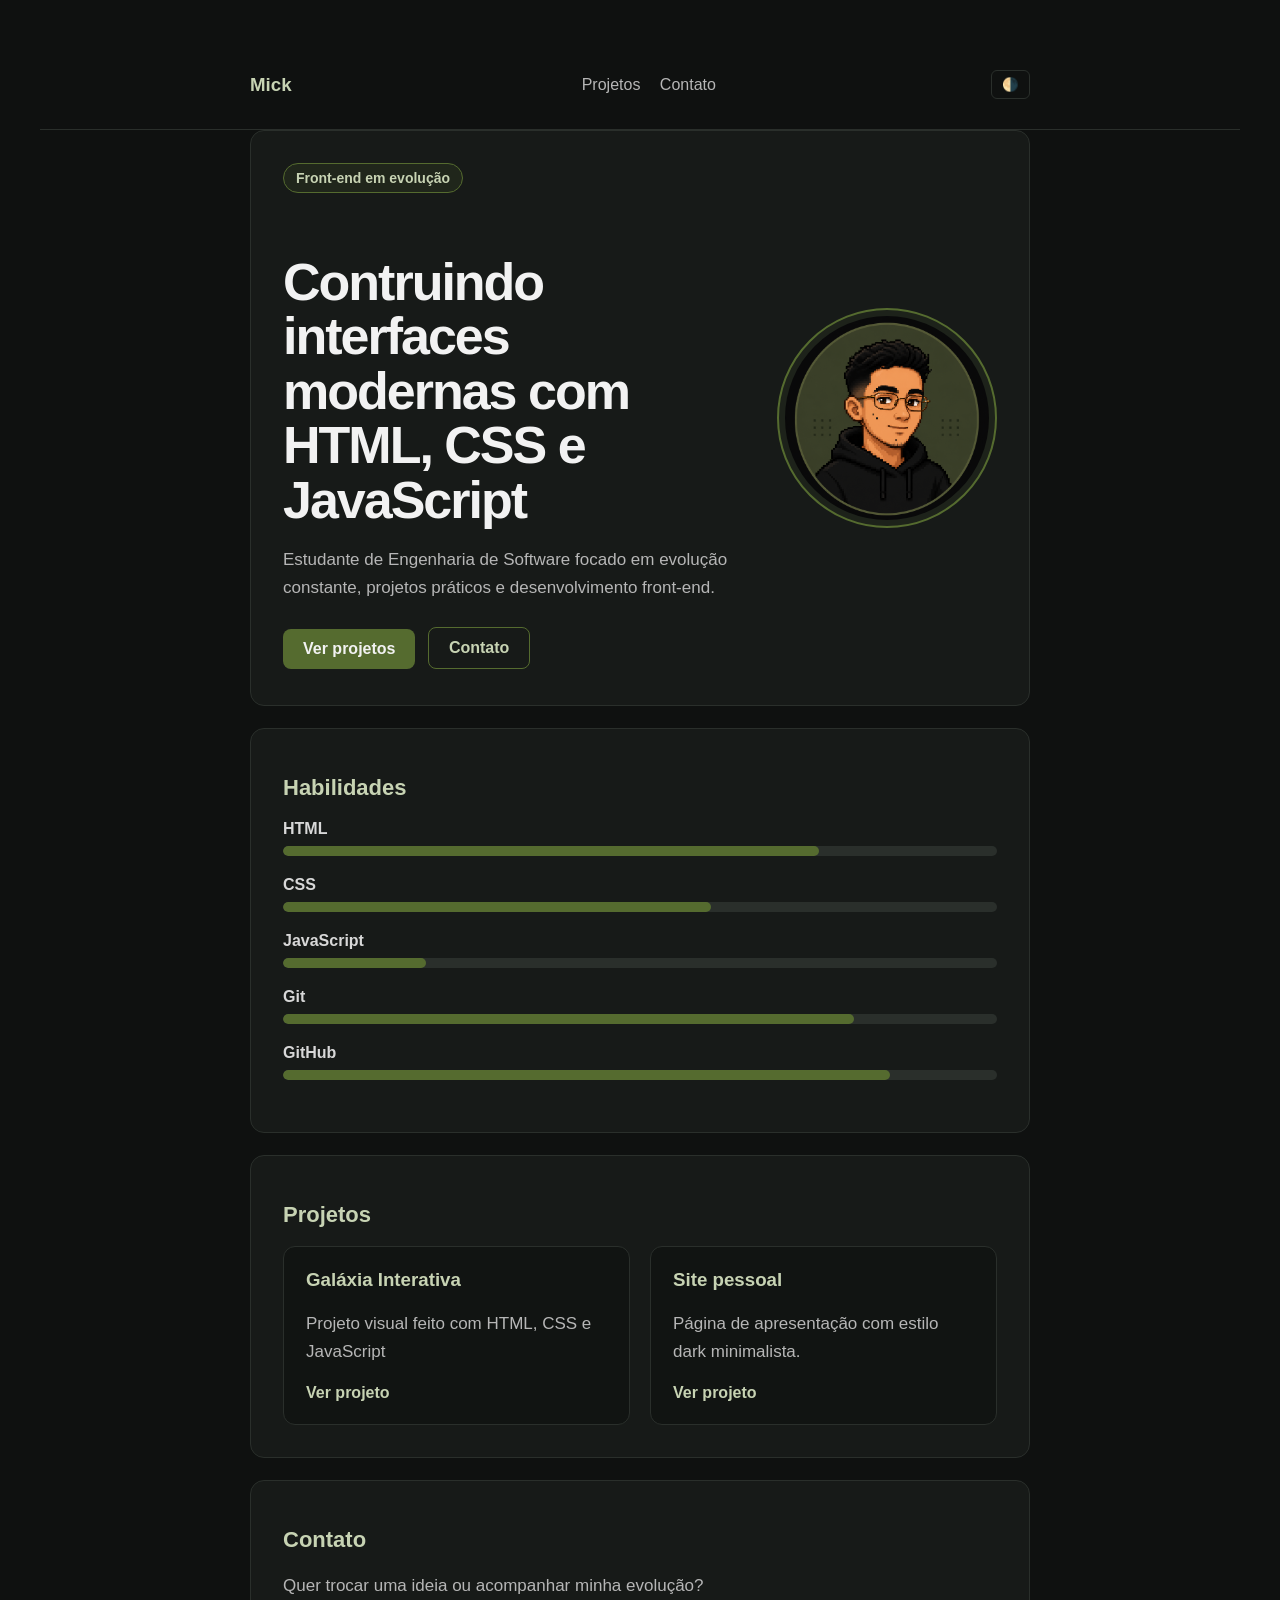
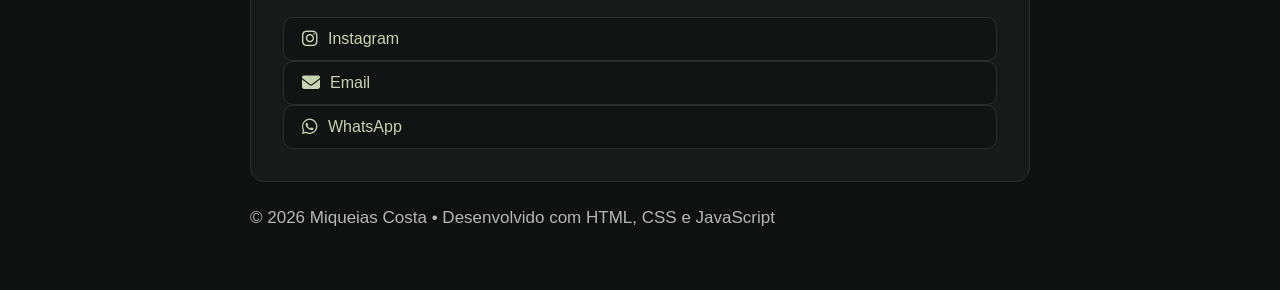
<file: index.html>
<!DOCTYPE html>
<html lang="pt-BR">
    <head>
        <meta charset="UTF-8">
        <meta name="viewport" content="width=device-width, initial-scale=1.0">
        <title>Minha Apresentação</title>
        <link rel="icon" type="image/png" href="assets/favicon.png">
        <link rel="preconnect" href="https://fonts.googleapis.com">
        <link rel="preconnect" href="https://fonts.gstatic.com" crossorigin>
        <link rel="https://fonts.googleapis.com/css2?family=Inter:wght@400;500;600;700;800&display=swap" rel="stylesheet">
        <link rel="stylesheet" href="style.css">
        <link rel="stylesheet" href="https://cdnjs.cloudflare.com/ajax/libs/font-awesome/6.5.0/css/all.min.css">
    </head>
    <body>

        <header class="header">
            <div class="nav">
                <h3 class="logo">Mick</h3>
           
                <nav>
                    <a href="#projetos">Projetos</a>
                    <a href="#contato">Contato</a>
                </nav>
           
                <button id="toggleTema">🌗</button>
            </div>
        </header>

        <main class="container">
            <section class="card apresentacao reveal">

                <div class="hero-conteudo">
                    
                    <div class="hero-texto">
    
                        <span class="tag">Front-end em evolução</span>
                        <h1>
                            Contruindo interfaces modernas com HTML, CSS e JavaScript
                        </h1>
                        <p>
                            Estudante de Engenharia de Software focado em evolução constante,
                            projetos práticos e desenvolvimento front-end.
                        </p>
                        
                        <div class="botoes">
                            <a href="#projetos" class="botao">Ver projetos</a>
                            <a href="#contato" class="botao botao-secundario">Contato</a>
                        </div>
                    </div>

                    <div class="avatar-container">
                        <img src="assets/avatar.png.png" alt="Avatar de Miqueias" class="avatar">
                    </div>
                    
                </div>
                
            </section>
            <section class="card reveal">
                <h2>Habilidades</h2>
                
                <div class="habilidade">
                    <span>HTML</span>
                    <div class="barra">
                        <div class="progresso html"></div>
                    </div>
                </div>

                <div class="habilidade">
                    <span>CSS</span>
                    <div class="barra">
                        <div class="progresso css"></div>
                    </div>
                </div>
                
                <div class="habilidade">
                    <span>JavaScript</span>
                    <div class="barra">
                        <div class="progresso js"></div>
                    </div>
                </div>

                <div class ="habilidade">
                    <span>Git</span>
                    <div class="barra">
                        <div class="progresso git"></div>
                    </div>
                </div>

                <div class ="habilidade">
                    <span>GitHub</span>
                    <div class="barra">
                        <div class="progresso github"></div>
                    </div>
                </div>
            </section>

            <section class="card reveal" id="projetos">
                <h2>Projetos</h2>

                <div class="grid-projetos">
                    <div class="projeto-card">
                        <h3>Galáxia Interativa</h3>
                        <p>Projeto visual feito com HTML, CSS e JavaScript</p>
                        <a href="./projetos/galaxia/" class="link-projeto">Ver projeto</a>
                    </div>
                    
                    <div class="projeto-card">
                        <h3>Site pessoal</h3>
                        <p>Página de apresentação com estilo dark minimalista.</p>
                        <a href="./" class="link-projeto">Ver projeto</a>
                    </div>
                </div>
            </section>

            <section class="card reveal" id="contato">
                <h2>Contato</h2>
                <p> Quer trocar uma ideia ou acompanhar minha evolução?</p>

                <div class="contao-grid">

                    <!-- Instagram -->
                    <a href="https://instagram.com/mickj._r" target="_blank" rel="noopener noreferrer" class="contato-item">
                        <i class="fa-brands fa-instagram"></i>
                        <span>Instagram</span>
                    </a>
                    
                    <!-- Email -->
                    <a href="mailto:jesusmiqueias862@gmail.com" class="contato-item">
                        <i class="fa-solid fa-envelope"></i>
                        <span>Email</span>
                    </a>

                    <!--WhatsApp-->
                    <a href="https://wa.me/5598982356423" target="_blank" class="contato-item"> 
                        <i class="fa-brands fa-whatsapp"></i>
                        <span>WhatsApp</span>
                    </a>
                    
                </div>
            </section>
            <footer>
                <p>© 2026 Miqueias Costa • Desenvolvido com HTML, CSS e JavaScript</p>
            </footer>
        </main>

        <script src="script.js"></script>
    </body>
</html>
</file>
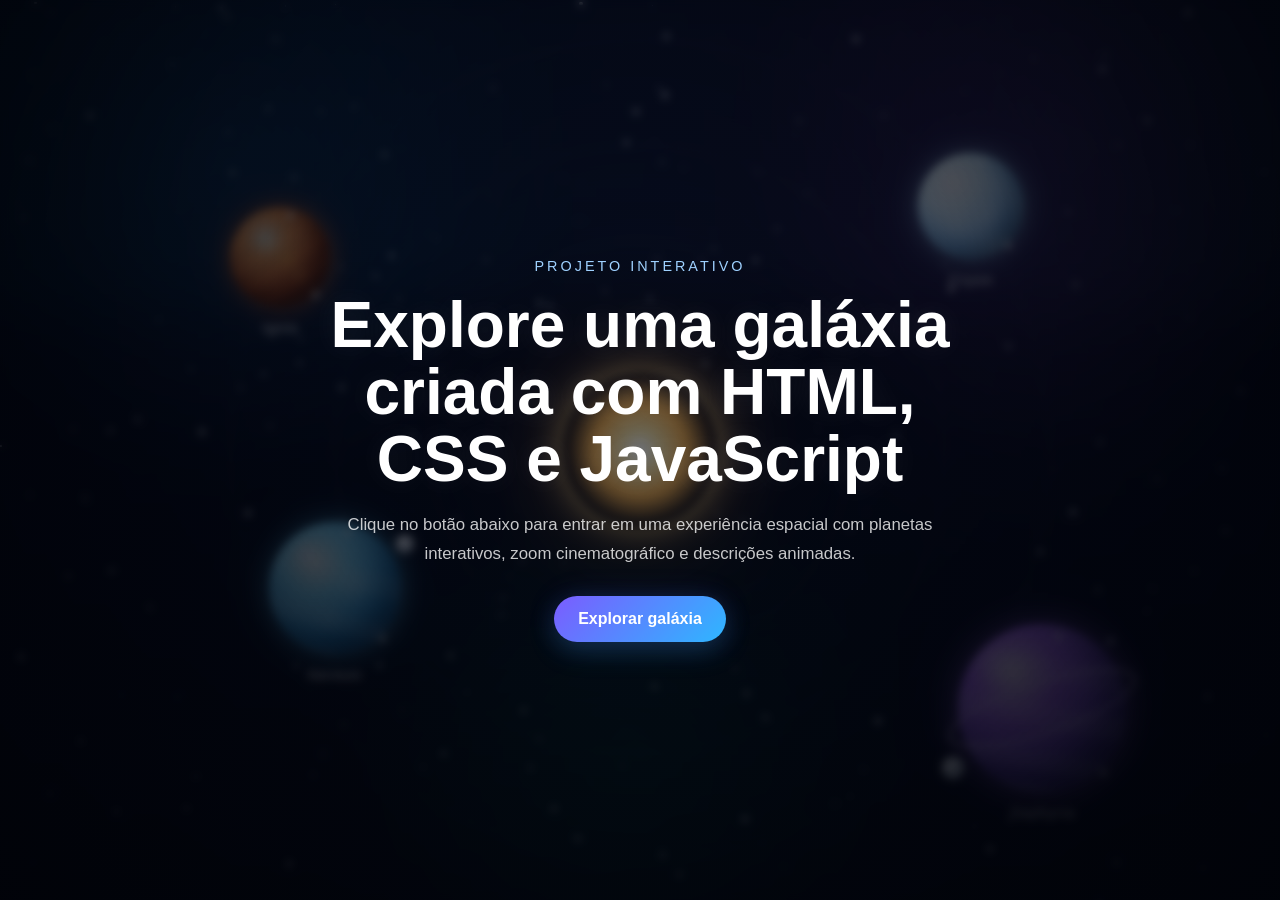
<file: projetos/galaxia/index.html>
<!DOCTYPE html>
<html lang="pt-BR">
<head>
  <meta charset="UTF-8" />
  <meta name="viewport" content="width=device-width, initial-scale=1.0" />
  <title>Galáxia Interativa V5</title>
  <link rel="stylesheet" href="style.css" />
</head>
<body>
  <main class="universe" id="universe">
    <div class="space-bg"></div>
    <div class="aurora"></div>
    <div class="overlay" id="overlay"></div>

    <section class="intro-screen" id="introScreen">
      <div class="intro-content">
        <p class="intro-kicker">Projeto Interativo</p>
        <h1>Explore uma galáxia criada com HTML, CSS e JavaScript</h1>
        <p class="intro-text">
          Clique no botão abaixo para entrar em uma experiência espacial com
          planetas interativos, zoom cinematográfico e descrições animadas.
        </p>
        <button class="intro-btn" id="startBtn">Explorar galáxia</button>
      </div>
    </section>

    <div class="nebula nebula-1 layer layer-far"></div>
    <div class="nebula nebula-2 layer layer-far"></div>
    <div class="nebula nebula-3 layer layer-far"></div>

    <div class="stars stars-back layer layer-far" id="starsBack"></div>
    <div class="stars stars-front layer layer-mid" id="starsFront"></div>
    <div class="particles" id="particles"></div>

    <div class="comet" id="comet">
      <span class="comet-tail"></span>
      <span class="comet-head"></span>
    </div>

    <div class="scene-camera" id="sceneCamera">
      <div class="galaxy-core"></div>
      <div class="orbit orbit-1"></div>
      <div class="orbit orbit-2"></div>
      <div class="orbit orbit-3"></div>
      <div class="orbit orbit-4"></div>

      <section class="solar-system" id="solarSystem">
        <button
          class="planet planet-1 rotating"
          data-planet="ignis"
          data-name="Ignis"
          data-type="Planeta vulcânico"
          data-description="Ignis é um mundo rochoso intenso, com fissuras incandescentes, relevo escuro e calor extremo. A superfície mistura regiões de magma exposto e áreas minerais resfriadas, criando um contraste forte e dramático."
          data-fact="Seu visual usa brilho térmico, crostas escuras e rachaduras luminosas para sugerir atividade geológica constante."
        >
          <span class="planet-glow"></span>
          <span class="planet-atmosphere"></span>
          <span class="planet-texture"></span>
          <span class="orbit-spark spark-1"></span>
          <span class="orbit-spark spark-2"></span>
          <span class="planet-label">Ignis</span>
        </button>

        <button
          class="planet planet-2 rotating"
          data-planet="nereon"
          data-name="Nereon"
          data-type="Planeta oceânico"
          data-description="Nereon é um planeta coberto por oceanos profundos, nuvens finas e reflexos azulados. Sua aparência mistura água, atmosfera úmida e luz suave, criando um visual limpo e brilhante visto do espaço."
          data-fact="As faixas claras e os brilhos especulares ajudam a passar a sensação de um mundo aquático iluminado por uma estrela próxima."
        >
          <span class="planet-glow"></span>
          <span class="planet-atmosphere"></span>
          <span class="planet-texture"></span>
          <span class="moon moon-1"></span>
          <span class="orbit-spark spark-1"></span>
          <span class="orbit-spark spark-2"></span>
          <span class="planet-label">Nereon</span>
        </button>

        <button
          class="planet planet-3 rotating"
          data-planet="cryon"
          data-name="Cryon"
          data-type="Planeta congelado"
          data-description="Cryon é um planeta gelado com calotas extensas, superfícies cristalinas e nuvens frias. Sua luz azul-clara e branca transmite a sensação de um mundo silencioso, rígido e dominado pelo gelo."
          data-fact="As camadas translúcidas e marcas claras simulam regiões congeladas, neve compactada e reflexos frios da atmosfera."
        >
          <span class="planet-glow"></span>
          <span class="planet-atmosphere"></span>
          <span class="planet-texture"></span>
          <span class="orbit-spark spark-1"></span>
          <span class="orbit-spark spark-2"></span>
          <span class="planet-label">Cryon</span>
        </button>

        <button
          class="planet planet-4 rotating"
          data-planet="zephyria"
          data-name="Zephyria"
          data-type="Gigante gasoso"
          data-description="Zephyria é um gigante gasoso com bandas atmosféricas profundas, névoa violeta e anéis finos. Seu volume aparente é reforçado por brilho difuso, camadas suaves e uma atmosfera densa."
          data-fact="O anel iluminado e as faixas de nuvens foram pensados para lembrar gigantes gasosos retratados em imagens astronômicas e arte espacial."
        >
          <span class="planet-glow"></span>
          <span class="planet-atmosphere"></span>
          <span class="planet-texture"></span>
          <span class="planet-ring"></span>
          <span class="moon moon-2"></span>
          <span class="orbit-spark spark-1"></span>
          <span class="orbit-spark spark-2"></span>
          <span class="planet-label">Zephyria</span>
        </button>
      </section>
    </div>

    <aside class="info-panel" id="infoPanel">
      <button class="close-btn" id="closeBtn">Voltar</button>
      <div class="text-reveal">
        <p class="info-kicker reveal-item" id="planetType">Tipo</p>
        <h2 class="reveal-item" id="planetName">Nome do planeta</h2>
        <p class="info-description reveal-item" id="planetDescription">Descrição do planeta.</p>
        <p class="info-fact reveal-item" id="planetFact">Curiosidade.</p>
      </div>
    </aside>
  </main>

  <script src="script.js"></script>
</body>
</html>
</file>
<file: style.css>
body{
    background-color: #0f1110;
    font-family: "Inter", sans-serif;
    margin: 0;
    padding: 40px;
    color: #e8e8e8;
    -webkit-font-smoothing: antialiased;
}
* {
    box-sizing: border-box;
}
.container {
    max-width: 780px;
    margin: 0 auto;
}

.card{
    background-color: #171a18;
    padding: 32px;
    margin-bottom: 22px;
    border: 1px solid #2a2f2b;
    border-radius: 14px;
    transition: 0.25s ease;


}

.reveal {
    opacity: 0;
    transform: translateY(24px);
    transition: 0.6s ease;
}

.reveal.ativo {
    opacity: 1;
    transform: translateY(0);
}

.card:hover {
    transform: translateY(-3px);
    border-color: #556b2f;
}

.tag {
display: inline-block;
    color: #c7d3b3;
    background-color: rgba(85, 107, 47, 0.15);
    border: 1px solid #556b2f;
    padding: 6px 12px;
    border-radius: 999px;
    font-size: 14px;
    font-weight: 600;
    margin-bottom: 18px;
}

.apresentacao {
    text-align: left;
}
h1 {
    font-size:36px;
    margin-bottom: 14px;
    font-weight: 700;
    letter-spacing: -1px;
    color: #f2f2f2;
}

h2 {
    font-size: 22px;
    margin-top: 14px;
    font-weight: 600;
    color: #c7d3b3;
}

p {
    color:#b6b6b6;
    font-size: 17px;
    line-height: 1.7;
}

.apresentacao h1 {
    font-size: 52px;
    line-height: 1.05;
    margin-bottom: 18px;
    letter-spacing: -2px;
    max-width: 700px;
}

.apresentacao p {
    max-width: 620px;
}
.botoes {
    margin-top: 24px;
}

.botao {
    display: inline-block;
    background-color: #556b2f;
    color: #f2f2f2;
    text-decoration: none;
    padding: 11px 20px;
    border-radius: 8px;
    margin-right: 8px;
    font-weight: bold;
    transition: 0.25s ease;
}

.botao:hover {
    background-color: #6f873f;
    transform: translateY(-2px);
}

.botao-secundario {
    background-color: transparent;
    color: #c7d3b3;
    border: 1px solid #556b2f
}

.botao-secundario:hover {
    background-color: #556b2f;
    color: #f2f2f2;
}

.habilidade {
    margin-bottom: 20px;
}

.habilidade span {
    display: block;
    margin-bottom: 8px;
    font-weight: 600;
    color: #d8d8d8;
}

.barra {
    width: 100%;
    height: 10px;
    background-color: #2a2f2b;
    border-radius: 20px;
    overflow: hidden;
}

.progresso {
    height: 100%;
    background-color: #556b2f;
    border-radius: 20px;
}

.html {
    width: 75%;
}

.css {
    width: 60%;
}

.js {
    width: 20%;
}

.git {
    width: 80%;
}

.github {
    width: 85%;
}

.header {
    position: sticky;
    top: 0;
    background-color: #0f1110;
    border-bottom: 1px solid #2a2f2b;
    padding: 15px 0;
    z-index: 1000;
}

.nav {
    max-width: 780px;
    margin: 0 auto;
    display: flex;
    justify-content: space-between;
    align-items: center;
}

.logo {
    color: #c7d3b3;
}

nav a {
    color: #b6b6b6;
    text-decoration: none;
    margin-left: 15px;
    transition: 0.2s;
}

nav a:hover {
    color: #556b2f
}


.botao {
    position: relative;
    overflow: hidden
}

.botao::after{
    content: "";
    position: absolute;
    width: 0%;
    height: 100%;
    background-color: rgba(255,255,255, 0.1);
    top: 0;
    left: 0;
    transition: 0.3s;
}

.botao:hover::after {
    width: 100%;
}

html{
    scroll-behavior: smooth;
}

.light-mode {
    background-color: #f4f4f4;
    color: #222;
}

.light-mode .card{
    background-color: #ffffff;
    border-color: #d8d8d8;
    color: #222;
}

.light-mode .header {
    background-color: #f4f4f4;
    border-bottom: 1px solid #d8d8d8;
}

.light-mode .logo {
    color: #2b2b2b;
}

.light-mode nav a {
    color: #555;
}

.light-mode nav a:hover {
    color: #556b2f;
}

.light-mode h1{
    color: #1f1f1f;
}

.light-mode h2, 
.light-mode .projeto-card h3 {
    color: #556b2f;
}

.light-mode .projeto-card,
.light-mode .contato-item {
    background-color: #ffffff;
    border: 1px solid #d8d8d8;
}

.light-mode .projeto-card p {
    color: #555;
}

.light-mode .projeto-card:hover,
.light-mode .contato-item:hover {
    background-color: #f7f7f5;
}

.light-mode .link-projeto,
.light-mode .contato-item {
    color: #3f553f;
}

.light-mode .contato-item i {
    color: #556b2f;
}

.light-mode p,
.light-mode .habilidade span {
    color: #555;
}

.light-mode .tag {
    color: #556b2f;
    background-color: rgba(85, 107, 47, 0.12);
    border-color: #556b2f;
}

.light-mode .barra {
    background-color: #e1e1e1;
}

.light-mode .progresso {
    background-color: #556b2f;
}

.light-mode .projeto-card,
.light-mode .contato-item {
    color: #556b2f;
}

.light-mode .botao-secundario {
    color: #556b2f;
    background-color: #c7d3b3;
}

.light-mode .footer{
    border-top: 1px solid #d8d8d8;
}

.light-mode .footer p{
    color: #777
}

.light-mode #toggleTema {
    border-color: #d8d8d8;
    color: #556b2f;
}
.grid-projetos {
    display: grid;
    grid-template-columns: repeat(2, 1fr);
    gap: 20px
}

.projeto-card {
    background-color: #111412;
    border: 1px solid #2a2f2b;
    padding: 22px;
    border-radius: 12px;
    transition: 0.25s ease;
}

.projeto-card:hover {
    transform: translateY(-4px) scale(1.01);
    border-color: #556b2f;
}

.projeto-card h3 {
    color: #c7d3b3;
    margin-top: 0;
}

.link-projeto {
    color: #c7d3b3;
    text-decoration: none;
    font-weight: bold;
}

.link-projeto:hover {
    color: #6f873f;
}

@media (max-width: 700px) {
    body {
        padding: 12px 20px;
    }

    .nav {
        flex-direction: column;
        gap: 12px;
        align-items: center;
    }

    nav a {
        margin-left: 8px;
        margin-right: 8px;
    }

    .card {
        padding: 24px;
    }
    
    .apresentacao h1{
        font-size: 32px;
        letter-spacing: -1px;
    }
    h1{
        font-size: 30px;
    }

    p{
        font-size: 16px;
    }

    .grid-projetos{
        grid-template-columns: 1fr;
    }

    .botao {
        margin-bottom: 10px; 
    }

    .hero-conteudo{
        flex-direction: column-reverse;
        text-align: center;
        gap: 24px;
    }

    .avatar {
        width: 160px;
        height: 160px;
    }

    .contato-grid {
        display: grid;
        grid-template-columns: 1fr;
    }

    .contato-item {
        justify-content: center;
    }
}

#toggleTema {
    background: none;
    border: 1px solid #2a2f2b;
    color: #c7d3b3;
    padding: 6px 10px;
    border-radius: 6px;
    cursor: pointer;
    transition: 0.2s;
}

#toggleTema:hover {
    border-color: #556b2f ;
}

::selection {
    background: #556b2f;
    color: #fff;
}

.contato-grid {
    display: flex;
    gap: 15px;
    margin-top: 20px;
    flex-wrap: wrap;
}

.contato-item {
    display: flex;
    align-items: center;
    gap: 10px;
    background-color: #111412;
    border: 1px solid #2a2f2b;
    padding: 12px 18px;
    border-radius: 10px;
    text-decoration: none;
    color: #c7d3b3;
    transition: 0.25s ease;
}

.contato-item i {
    font-size: 18px;
}

.contato-item:hover {
    transform: translateY(-3px);
    border-radius: #556b2f;
    color: #6f873f;
}

.icone {
    font-size: 22px;
    color: #c7d3b3;
    transition: 0.3s;
}

.icone:hover {
    color: #556b2f;
    transform: scale(1.1);
}

.footer {
    max-width: 780px;
    margin: 40px auto 0;
    padding-top: 20px;
    border-top: 1px solid #2a2f2b;
    text-align: center;
}

.footer p {
    color: #666;
    font-size: 14px;
}

.hero-conteudo {
    display: flex;
    justify-content: space-between;
    align-items: center;
    gap: 40px;
}

.hero-texto {
    flex: 1;
}

.avatar-container {
    display: flex;
    justify-content: center;
    align-items: center;
}

.avatar {
    width: 220px;
    height: 220px;
    border-radius: 50%;
    border: 2px solid #556b2f;
    background-color: rgba(85, 107, 47, 0.1);
    padding: 6px;
    transition: 0.3s ease;
}

.avatar:hover{
    transform: translateY(-4px) scale(1.02);
    border-color: #6f873f;
}
</file>
<file: projetos/galaxia/style.css>
* {
  margin: 0;
  padding: 0;
  box-sizing: border-box;
}

:root {
  --panel-bg: rgba(7, 12, 26, 0.76);
  --panel-border: rgba(255, 255, 255, 0.12);
  --text-soft: rgba(255, 255, 255, 0.82);
  --text-faint: rgba(255, 255, 255, 0.58);
}

body {
  overflow: hidden;
  font-family: Arial, Helvetica, sans-serif;
  background: #02040b;
  color: white;
}

button {
  font: inherit;
}

.universe {
  position: relative;
  width: 100vw;
  height: 100vh;
  overflow: hidden;
  background:
    radial-gradient(circle at center, rgba(255,255,255,0.03), transparent 16%),
    linear-gradient(180deg, #050816 0%, #030511 48%, #010208 100%);
}

/* tela inicial */
.intro-screen {
  position: absolute;
  inset: 0;
  z-index: 50;
  display: flex;
  justify-content: center;
  align-items: center;
  background:
    radial-gradient(circle at center, rgba(8, 18, 40, 0.35), rgba(1, 3, 10, 0.88)),
    linear-gradient(180deg, rgba(0,0,0,0.15), rgba(0,0,0,0.6));
  backdrop-filter: blur(4px);
  transition: opacity 1s ease, visibility 1s ease;
}

.intro-screen.hidden {
  opacity: 0;
  visibility: hidden;
}

.intro-content {
  width: min(760px, 92vw);
  text-align: center;
  padding: 32px;
  animation: introFadeUp 1.2s ease;
}

@keyframes introFadeUp {
  from {
    opacity: 0;
    transform: translateY(28px);
  }
  to {
    opacity: 1;
    transform: translateY(0);
  }
}

.intro-kicker {
  font-size: 0.9rem;
  letter-spacing: 3px;
  text-transform: uppercase;
  color: #9fd1ff;
  margin-bottom: 18px;
}

.intro-content h1 {
  font-size: clamp(2.2rem, 5vw, 4.8rem);
  line-height: 1.05;
  margin-bottom: 18px;
  text-shadow: 0 0 28px rgba(255,255,255,0.08);
}

.intro-text {
  width: min(620px, 100%);
  margin: 0 auto 28px;
  color: rgba(255,255,255,0.78);
  line-height: 1.7;
  font-size: 1.05rem;
}

.intro-btn {
  padding: 14px 24px;
  border: none;
  border-radius: 999px;
  color: white;
  cursor: pointer;
  font-weight: bold;
  background: linear-gradient(135deg, #7b5cff, #2eb7ff);
  box-shadow:
    0 10px 28px rgba(46, 183, 255, 0.18),
    0 0 30px rgba(123, 92, 255, 0.14);
  transition: transform 0.25s ease, filter 0.25s ease;
}

.intro-btn:hover {
  transform: scale(1.05);
  filter: brightness(1.08);
}

/* fundo */
.space-bg {
  position: absolute;
  inset: 0;
  background:
    radial-gradient(circle at 18% 18%, rgba(64, 144, 255, 0.14), transparent 26%),
    radial-gradient(circle at 82% 16%, rgba(179, 95, 255, 0.14), transparent 24%),
    radial-gradient(circle at 50% 84%, rgba(0, 255, 174, 0.08), transparent 30%);
}

.aurora {
  position: absolute;
  width: 140%;
  height: 38%;
  left: -20%;
  top: -4%;
  z-index: 1;
  filter: blur(34px);
  opacity: 0.45;
  background:
    linear-gradient(
      90deg,
      rgba(0, 255, 170, 0.15),
      rgba(0, 170, 255, 0.18),
      rgba(164, 92, 255, 0.18),
      rgba(0, 255, 170, 0.15)
    );
  animation: auroraMove 10s ease-in-out infinite alternate;
}

@keyframes auroraMove {
  from {
    transform: translateY(0) skewX(-10deg);
  }
  to {
    transform: translateY(18px) skewX(10deg);
  }
}

.layer {
  transition: transform 0.2s linear;
}

.layer-far {
  z-index: 1;
}

.layer-mid {
  z-index: 2;
}

.overlay {
  position: absolute;
  inset: 0;
  background:
    radial-gradient(circle at center, rgba(0, 0, 0, 0.08), rgba(0, 0, 0, 0.54));
  opacity: 0;
  transition: opacity 0.9s ease;
  z-index: 8;
  pointer-events: none;
}

.overlay.show {
  opacity: 1;
}

/* nebulosas */
.nebula {
  position: absolute;
  border-radius: 50%;
  filter: blur(75px);
  opacity: 0.42;
  animation: nebulaFloat 14s ease-in-out infinite alternate;
}

.nebula-1 {
  width: 380px;
  height: 380px;
  top: 4%;
  left: 4%;
  background: radial-gradient(circle, rgba(0, 157, 255, 0.24), transparent 70%);
}

.nebula-2 {
  width: 480px;
  height: 480px;
  top: 8%;
  right: 0;
  background: radial-gradient(circle, rgba(176, 77, 255, 0.22), transparent 70%);
  animation-duration: 17s;
}

.nebula-3 {
  width: 440px;
  height: 440px;
  left: 28%;
  bottom: -12%;
  background: radial-gradient(circle, rgba(0, 255, 179, 0.13), transparent 70%);
  animation-duration: 18s;
}

@keyframes nebulaFloat {
  from {
    transform: translateY(0) translateX(0) scale(1);
  }
  to {
    transform: translateY(18px) translateX(10px) scale(1.05);
  }
}

/* estrelas */
.stars {
  position: absolute;
  inset: 0;
}

.star {
  position: absolute;
  border-radius: 50%;
  background: white;
  animation: twinkle linear infinite;
}

.stars-back .star {
  box-shadow:
    0 0 4px rgba(255,255,255,0.7),
    0 0 10px rgba(120,180,255,0.28);
}

.stars-front .star {
  box-shadow:
    0 0 6px rgba(255,255,255,0.85),
    0 0 16px rgba(120,180,255,0.4);
}

@keyframes twinkle {
  0%, 100% {
    opacity: 0.2;
    transform: scale(0.8);
  }
  50% {
    opacity: 1;
    transform: scale(1.45);
  }
}

/* partículas gerais */
.particles {
  position: absolute;
  inset: 0;
  z-index: 3;
  pointer-events: none;
}

.particle {
  position: absolute;
  border-radius: 50%;
  background: rgba(255,255,255,0.85);
  box-shadow: 0 0 10px rgba(255,255,255,0.35);
  animation: drift linear forwards;
}

@keyframes drift {
  0% {
    transform: translateY(0);
    opacity: 0;
  }
  15% {
    opacity: 0.65;
  }
  100% {
    transform: translateY(-140px);
    opacity: 0;
  }
}

/* cometa */
.comet {
  position: absolute;
  top: 12%;
  left: -280px;
  width: 240px;
  height: 70px;
  transform: rotate(14deg);
  z-index: 4;
  pointer-events: none;
  animation: cometFly 13s linear infinite;
}

.comet-head {
  position: absolute;
  right: 0;
  top: 50%;
  width: 24px;
  height: 24px;
  transform: translateY(-50%);
  border-radius: 50%;
  background:
    radial-gradient(circle, #ffffff 0%, #d7f1ff 38%, #87dbff 70%, #39bfff 100%);
  box-shadow:
    0 0 14px rgba(255,255,255,0.85),
    0 0 30px rgba(80, 210, 255, 0.7),
    0 0 60px rgba(80, 210, 255, 0.35);
}

.comet-tail {
  position: absolute;
  left: 0;
  top: 50%;
  width: 205px;
  height: 22px;
  transform: translateY(-50%);
  border-radius: 999px;
  background: linear-gradient(
    90deg,
    rgba(255,255,255,0),
    rgba(108, 225, 255, 0.08),
    rgba(108, 225, 255, 0.24),
    rgba(198, 245, 255, 0.75)
  );
  filter: blur(7px);
}

@keyframes cometFly {
  0% {
    transform: translate(0, 0) rotate(14deg);
    opacity: 0;
  }
  8% {
    opacity: 1;
  }
  60% {
    opacity: 1;
  }
  100% {
    transform: translate(145vw, 58vh) rotate(14deg);
    opacity: 0;
  }
}

/* cena */
.scene-camera {
  position: absolute;
  inset: 0;
  z-index: 5;
  transform-origin: center center;
  transition:
    transform 1.35s cubic-bezier(0.22, 1, 0.36, 1),
    filter 0.9s ease;
}

.scene-camera.focus-ignis {
  transform: translate(12%, 8%) scale(1.85);
}

.scene-camera.focus-nereon {
  transform: translate(10%, -10%) scale(1.9);
}

.scene-camera.focus-cryon {
  transform: translate(-12%, 10%) scale(1.82);
}

.scene-camera.focus-zephyria {
  transform: translate(-14%, -12%) scale(1.95);
}

/* centro */
.galaxy-core {
  position: absolute;
  left: 50%;
  top: 50%;
  width: 155px;
  height: 155px;
  transform: translate(-50%, -50%);
  border-radius: 50%;
  background:
    radial-gradient(circle, #fff 0%, #ffe6a0 18%, #ffb347 42%, rgba(255, 140, 0, 0.15) 66%, transparent 100%);
  box-shadow:
    0 0 34px rgba(255, 214, 126, 0.85),
    0 0 86px rgba(255, 154, 51, 0.42),
    0 0 170px rgba(255, 119, 0, 0.18);
  animation: corePulse 4s ease-in-out infinite;
}

@keyframes corePulse {
  0%, 100% {
    transform: translate(-50%, -50%) scale(1);
  }
  50% {
    transform: translate(-50%, -50%) scale(1.07);
  }
}

/* órbitas */
.orbit {
  position: absolute;
  left: 50%;
  top: 50%;
  border: 1px solid rgba(255, 255, 255, 0.075);
  border-radius: 50%;
  transform: translate(-50%, -50%);
}

.orbit-1 {
  width: 260px;
  height: 260px;
}

.orbit-2 {
  width: 420px;
  height: 420px;
}

.orbit-3 {
  width: 610px;
  height: 610px;
}

.orbit-4 {
  width: 820px;
  height: 820px;
}

.solar-system {
  position: absolute;
  inset: 0;
}

/* planetas base */
.planet {
  position: absolute;
  border: none;
  background: transparent;
  border-radius: 50%;
  cursor: pointer;
  z-index: 10;
  transition:
    transform 0.55s ease,
    filter 0.45s ease,
    opacity 0.5s ease;
}

.planet:hover {
  transform: scale(1.06);
  filter: brightness(1.08);
}

.planet:focus-visible {
  outline: 2px solid rgba(255,255,255,0.7);
  outline-offset: 6px;
}

.planet-label {
  position: absolute;
  top: calc(100% + 12px);
  left: 50%;
  transform: translateX(-50%);
  color: rgba(255,255,255,0.88);
  font-size: 0.95rem;
  letter-spacing: 0.8px;
  text-shadow: 0 0 10px rgba(255,255,255,0.28);
  white-space: nowrap;
  pointer-events: none;
  transition: opacity 0.4s ease, transform 0.4s ease;
}

.planet-glow,
.planet-atmosphere,
.planet-texture,
.planet-ring,
.moon,
.orbit-spark {
  position: absolute;
  pointer-events: none;
}

.planet-glow {
  inset: -14%;
  border-radius: 50%;
  filter: blur(12px);
  opacity: 0.65;
}

.planet-atmosphere {
  inset: 0;
  border-radius: 50%;
}

.planet-texture {
  inset: 0;
  border-radius: 50%;
  overflow: hidden;
}

.rotating .planet-texture {
  animation: textureSpin 26s linear infinite;
}

@keyframes textureSpin {
  from {
    transform: translateX(0);
  }
  to {
    transform: translateX(-12px);
  }
}

/* partículas orbitais */
.orbit-spark {
  width: 5px;
  height: 5px;
  border-radius: 50%;
  background: rgba(255,255,255,0.9);
  box-shadow: 0 0 12px rgba(255,255,255,0.45);
}

.spark-1 {
  top: 6%;
  left: 58%;
  animation: sparkFloat 3.6s ease-in-out infinite;
}

.spark-2 {
  bottom: 10%;
  right: 12%;
  animation: sparkFloat 4.3s ease-in-out infinite reverse;
}

@keyframes sparkFloat {
  0%, 100% {
    transform: translateY(0) scale(0.8);
    opacity: 0.45;
  }
  50% {
    transform: translateY(-8px) scale(1.2);
    opacity: 1;
  }
}

/* posições */
.planet-1 {
  width: 100px;
  height: 100px;
  left: 18%;
  top: 23%;
}

.planet-2 {
  width: 132px;
  height: 132px;
  left: 21%;
  top: 58%;
}

.planet-3 {
  width: 106px;
  height: 106px;
  right: 20%;
  top: 17%;
}

.planet-4 {
  width: 168px;
  height: 168px;
  right: 12%;
  bottom: 12%;
}

/* ignis */
.planet-1 .planet-glow {
  background: radial-gradient(circle, rgba(255, 109, 38, 0.55), transparent 68%);
}

.planet-1 .planet-atmosphere {
  background:
    radial-gradient(circle at 35% 30%, rgba(255, 225, 190, 0.97) 0%, rgba(255, 163, 84, 0.97) 24%, rgba(180, 68, 16, 0.97) 60%, rgba(70, 15, 5, 1) 100%);
  box-shadow:
    0 0 22px rgba(255, 113, 32, 0.45),
    0 0 60px rgba(255, 98, 0, 0.18),
    inset -13px -13px 20px rgba(0,0,0,0.46);
}

.planet-1 .planet-texture::before,
.planet-1 .planet-texture::after {
  content: "";
  position: absolute;
  inset: 0;
  border-radius: 50%;
}

.planet-1 .planet-texture::before {
  background:
    radial-gradient(circle at 36% 34%, rgba(255, 214, 136, 0.7), transparent 15%),
    radial-gradient(circle at 58% 52%, rgba(255, 94, 0, 0.42), transparent 17%),
    radial-gradient(circle at 70% 68%, rgba(255, 145, 62, 0.25), transparent 12%);
  mix-blend-mode: screen;
}

.planet-1 .planet-texture::after {
  background:
    repeating-linear-gradient(
      145deg,
      rgba(0,0,0,0.1) 0 7px,
      rgba(255,118,33,0.09) 7px 15px,
      rgba(0,0,0,0.04) 15px 22px
    );
  opacity: 0.42;
}

/* nereon */
.planet-2 .planet-glow {
  background: radial-gradient(circle, rgba(61, 190, 255, 0.4), transparent 72%);
}

.planet-2 .planet-atmosphere {
  background:
    radial-gradient(circle at 35% 30%, rgba(233, 252, 255, 0.98) 0%, rgba(136, 224, 255, 0.98) 26%, rgba(35, 137, 201, 0.98) 64%, rgba(7, 48, 95, 1) 100%);
  box-shadow:
    0 0 24px rgba(112, 218, 255, 0.44),
    0 0 66px rgba(67, 179, 255, 0.16),
    inset -15px -15px 22px rgba(0,0,0,0.34);
}

.planet-2 .planet-texture::before,
.planet-2 .planet-texture::after {
  content: "";
  position: absolute;
  inset: 0;
  border-radius: 50%;
}

.planet-2 .planet-texture::before {
  background:
    linear-gradient(15deg,
      rgba(255,255,255,0.11) 0 12%,
      rgba(255,255,255,0) 12% 24%,
      rgba(255,255,255,0.08) 24% 36%,
      rgba(255,255,255,0) 36% 52%,
      rgba(255,255,255,0.07) 52% 66%,
      rgba(255,255,255,0) 66% 100%
    );
}

.planet-2 .planet-texture::after {
  background:
    radial-gradient(circle at 28% 24%, rgba(255,255,255,0.45), transparent 12%),
    radial-gradient(circle at 64% 48%, rgba(255,255,255,0.16), transparent 18%),
    radial-gradient(circle at 45% 72%, rgba(255,255,255,0.08), transparent 14%);
  mix-blend-mode: screen;
}

.moon {
  border-radius: 50%;
  background:
    radial-gradient(circle at 35% 30%, rgba(255,255,255,0.96), rgba(191,198,208,0.96) 50%, rgba(99,109,128,0.96) 100%);
  box-shadow: 0 0 10px rgba(255,255,255,0.26);
}

.moon-1 {
  width: 18px;
  height: 18px;
  top: 10%;
  right: -10%;
}

/* cryon */
.planet-3 .planet-glow {
  background: radial-gradient(circle, rgba(177, 229, 255, 0.4), transparent 72%);
}

.planet-3 .planet-atmosphere {
  background:
    radial-gradient(circle at 32% 28%, rgba(255,255,255,0.99) 0%, rgba(217,242,255,0.99) 26%, rgba(129, 194, 255, 0.98) 64%, rgba(52, 93, 148, 1) 100%);
  box-shadow:
    0 0 22px rgba(178, 228, 255, 0.42),
    0 0 58px rgba(104, 181, 255, 0.16),
    inset -13px -13px 19px rgba(0,0,0,0.34);
}

.planet-3 .planet-texture::before,
.planet-3 .planet-texture::after {
  content: "";
  position: absolute;
  inset: 0;
  border-radius: 50%;
}

.planet-3 .planet-texture::before {
  background:
    linear-gradient(35deg,
      rgba(255,255,255,0.17) 8%,
      rgba(255,255,255,0.03) 20%,
      rgba(255,255,255,0.18) 38%,
      rgba(255,255,255,0.03) 52%,
      rgba(255,255,255,0.13) 72%,
      rgba(255,255,255,0.03) 82%
    );
}

.planet-3 .planet-texture::after {
  background:
    radial-gradient(circle at 65% 58%, rgba(255,255,255,0.24), transparent 19%),
    radial-gradient(circle at 35% 65%, rgba(233,246,255,0.2), transparent 18%);
}

/* zephyria */
.planet-4 .planet-glow {
  background: radial-gradient(circle, rgba(174, 99, 255, 0.42), transparent 72%);
}

.planet-4 .planet-atmosphere {
  background:
    radial-gradient(circle at 34% 30%, rgba(245, 214, 255, 0.98) 0%, rgba(186, 112, 255, 0.98) 27%, rgba(104, 64, 188, 0.98) 66%, rgba(35, 19, 90, 1) 100%);
  box-shadow:
    0 0 28px rgba(186, 115, 255, 0.42),
    0 0 72px rgba(159, 84, 255, 0.16),
    inset -18px -18px 28px rgba(0,0,0,0.37);
}

.planet-4 .planet-texture::before,
.planet-4 .planet-texture::after {
  content: "";
  position: absolute;
  inset: 0;
  border-radius: 50%;
}

.planet-4 .planet-texture::before {
  background:
    linear-gradient(10deg,
      rgba(255,255,255,0.12) 0 10%,
      rgba(255,255,255,0) 10% 18%,
      rgba(255,255,255,0.09) 18% 28%,
      rgba(255,255,255,0) 28% 40%,
      rgba(255,255,255,0.1) 40% 52%,
      rgba(255,255,255,0) 52% 64%,
      rgba(255,255,255,0.08) 64% 76%,
      rgba(255,255,255,0) 76% 100%
    );
}

.planet-4 .planet-texture::after {
  background:
    radial-gradient(circle at 28% 26%, rgba(255,255,255,0.25), transparent 14%);
}

.planet-ring {
  width: 198px;
  height: 54px;
  left: 50%;
  top: 50%;
  transform: translate(-50%, -50%) rotate(-18deg);
  border: 4px solid rgba(232, 205, 255, 0.42);
  border-radius: 50%;
  box-shadow: 0 0 16px rgba(193, 132, 255, 0.16);
}

.moon-2 {
  width: 22px;
  height: 22px;
  bottom: 8%;
  left: -10%;
}

/* estados */
.planet.dimmed {
  opacity: 0.1;
  filter: blur(1px);
}

.planet.dimmed .planet-label {
  opacity: 0;
  transform: translateX(-50%) translateY(6px);
}

.planet.selected {
  z-index: 20;
  transform: scale(1.08);
}

/* painel */
.info-panel {
  position: absolute;
  top: 50%;
  right: 4%;
  width: min(400px, 88vw);
  padding: 26px;
  border-radius: 24px;
  border: 1px solid var(--panel-border);
  background: var(--panel-bg);
  backdrop-filter: blur(16px);
  box-shadow:
    0 12px 40px rgba(0, 0, 0, 0.34),
    0 0 60px rgba(108, 142, 255, 0.06);
  opacity: 0;
  transform: translateY(-50%) translateX(110%);
  transition:
    transform 0.9s cubic-bezier(0.22, 1, 0.36, 1),
    opacity 0.7s ease;
  z-index: 15;
}

.info-panel.show {
  opacity: 1;
  transform: translateY(-50%) translateX(0);
}

.text-reveal .reveal-item {
  opacity: 0;
  transform: translateY(18px);
}

.info-panel.show .reveal-item {
  animation: revealText 0.7s ease forwards;
}

.info-panel.show .reveal-item:nth-child(1) {
  animation-delay: 0.08s;
}

.info-panel.show .reveal-item:nth-child(2) {
  animation-delay: 0.18s;
}

.info-panel.show .reveal-item:nth-child(3) {
  animation-delay: 0.3s;
}

.info-panel.show .reveal-item:nth-child(4) {
  animation-delay: 0.42s;
}

@keyframes revealText {
  to {
    opacity: 1;
    transform: translateY(0);
  }
}

.info-kicker {
  color: #9ecfff;
  text-transform: uppercase;
  letter-spacing: 1.8px;
  font-size: 0.78rem;
  margin-bottom: 10px;
}

.info-panel h2 {
  font-size: clamp(2rem, 4vw, 3rem);
  line-height: 1;
  margin-bottom: 16px;
}

.info-description {
  color: var(--text-soft);
  line-height: 1.65;
  font-size: 1rem;
  margin-bottom: 14px;
}

.info-fact {
  color: var(--text-faint);
  line-height: 1.55;
  font-size: 0.95rem;
}

.close-btn {
  margin-bottom: 18px;
  padding: 10px 16px;
  border: none;
  border-radius: 999px;
  color: white;
  cursor: pointer;
  background: linear-gradient(135deg, #7b5cff, #2eb7ff);
  transition: transform 0.25s ease, filter 0.25s ease;
}

.close-btn:hover {
  transform: scale(1.04);
  filter: brightness(1.08);
}

@media (max-width: 900px) {
  .scene-camera.focus-ignis {
    transform: translate(10%, 12%) scale(1.55);
  }

  .scene-camera.focus-nereon {
    transform: translate(8%, -8%) scale(1.6);
  }

  .scene-camera.focus-cryon {
    transform: translate(-10%, 10%) scale(1.55);
  }

  .scene-camera.focus-zephyria {
    transform: translate(-12%, -10%) scale(1.62);
  }

  .planet-4 {
    width: 142px;
    height: 142px;
    right: 8%;
  }

  .planet-ring {
    width: 168px;
    height: 48px;
  }

  .intro-content {
    padding: 24px;
  }

  .info-panel {
    right: auto;
    left: 50%;
    bottom: 20px;
    top: auto;
    width: min(92vw, 420px);
    transform: translateX(-50%) translateY(120%);
  }

  .info-panel.show {
    transform: translateX(-50%) translateY(0);
  }
}
</file>
